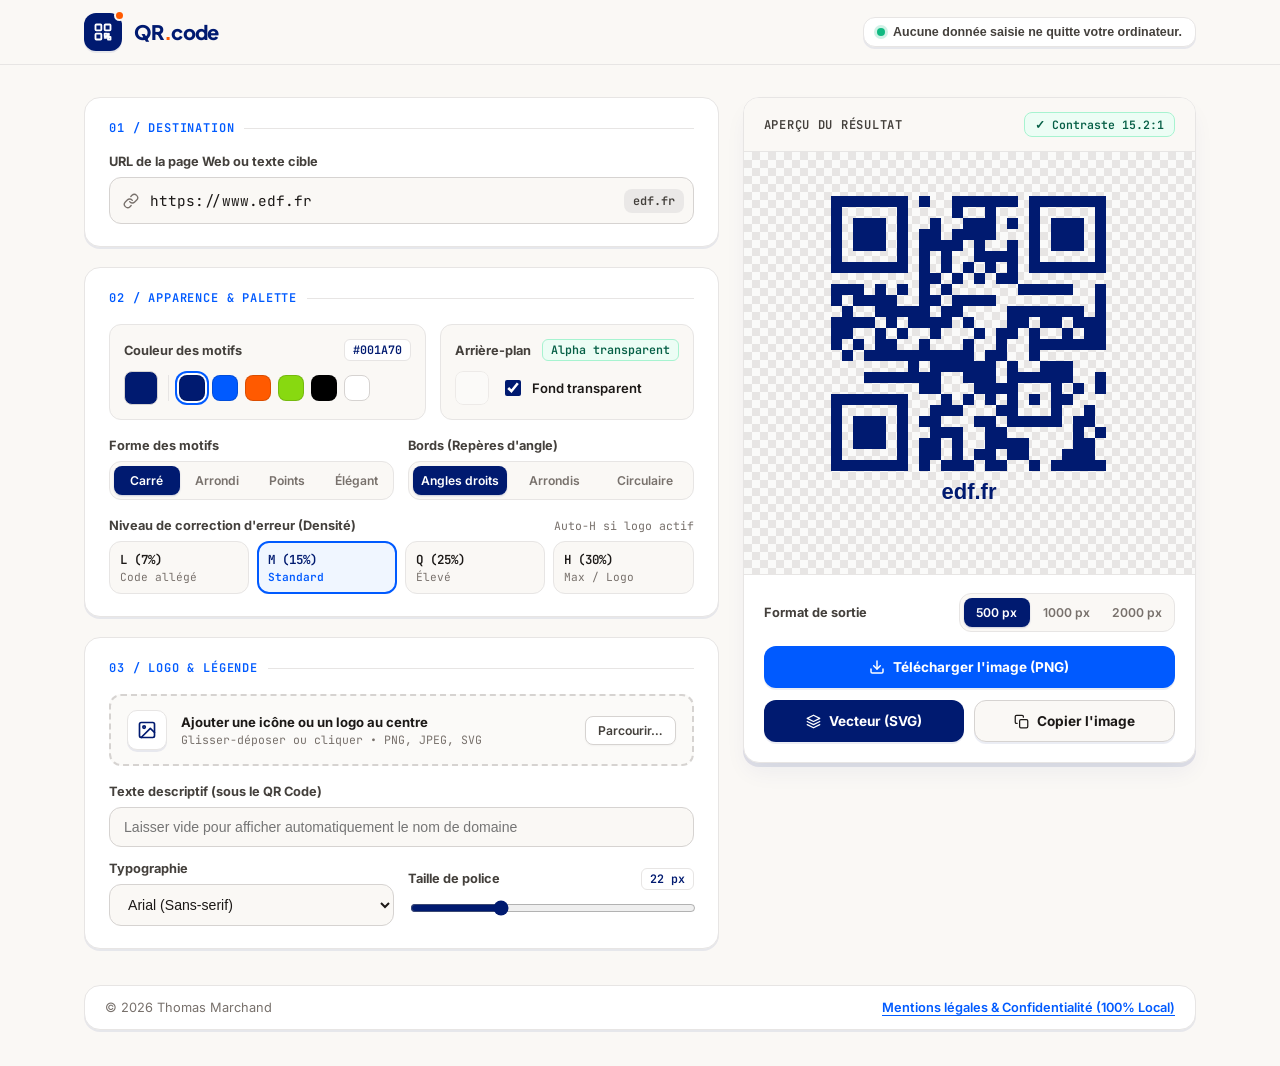
<file: index.html>
<!DOCTYPE html>
<html lang="fr">
<head>
    <meta charset="UTF-8">
    <meta name="viewport" content="width=device-width, initial-scale=1.0">
    
    <title>QR.code — Générateur QR Code Professionnel | 100% Local</title>
    <meta name="description" content="Créez des QR Codes personnalisés et gratuits pour votre entreprise. Outil sans serveur, vos données restent privées et ne quittent pas votre navigateur.">
    
    <meta http-equiv="Content-Security-Policy" content="default-src 'self'; script-src 'self'; style-src 'self' 'unsafe-inline'; img-src 'self' data: blob:; font-src 'self'; connect-src 'none'; object-src 'none'; base-uri 'self'; form-action 'self';">

    <link rel="stylesheet" href="css/style.css">

    <script src="js/qr-code-styling.js"></script>
</head>
<body>

    <!-- NAVBAR ESPRIT PENL.IMG × EDF -->
    <header class="site-navbar">
        <div class="navbar-inner">
            <div class="brand-group">
                <div class="brand-icon" aria-hidden="true">
                    <svg width="20" height="20" viewBox="0 0 24 24" fill="none" stroke="currentColor" stroke-width="2.2" stroke-linecap="round" stroke-linejoin="round">
                        <rect x="3" y="3" width="7" height="7" rx="1"></rect>
                        <rect x="14" y="3" width="7" height="7" rx="1"></rect>
                        <rect x="3" y="14" width="7" height="7" rx="1"></rect>
                        <path d="M14 14h3v3h-3z"></path>
                        <path d="M18 18h3v3h-3z"></path>
                        <path d="M14 19h2"></path>
                        <path d="M19 14v2"></path>
                    </svg>
                    <span class="brand-dot"></span>
                </div>
                <div class="brand-text">
                    <div class="brand-title-row">
                        <span class="brand-name">QR<span class="brand-accent">.</span>code</span>
                    </div>
                </div>
            </div>

            <button type="button" id="btn-top-legal" class="local-pill-btn" title="Voir les mentions légales et garanties de confidentialité">
                <span class="status-dot-pulse"></span>
                <span>Aucune donnée saisie ne quitte votre ordinateur.</span>
            </button>
        </div>
    </header>

    <main class="page-shell">
        <!-- GRILLE PRINCIPALE -->
        <div class="workspace-grid">

            <!-- COLONNE GAUCHE : CONFIGURATION -->
            <div class="config-column">

                <!-- SECTION 01 : DESTINATION -->
                <section class="tactile-card">
                    <div class="section-divider">
                        <span class="section-num">01 / Destination</span>
                        <div class="section-line"></div>
                    </div>

                    <label for="input-url" class="field-label">URL de la page Web ou texte cible</label>
                    <div class="url-input-wrap">
                        <span class="url-icon" aria-hidden="true">
                            <svg width="16" height="16" viewBox="0 0 24 24" fill="none" stroke="currentColor" stroke-width="2" stroke-linecap="round" stroke-linejoin="round"><path d="M10 13a5 5 0 0 0 7.54.54l3-3a5 5 0 0 0-7.07-7.07l-1.72 1.71"></path><path d="M14 11a5 5 0 0 0-7.54-.54l-3 3a5 5 0 0 0 7.07 7.07l1.71-1.71"></path></svg>
                        </span>
                        <input type="url" id="input-url" placeholder="Ex: https://www.votre-site.fr" value="https://www.edf.fr" autocomplete="off" spellcheck="false">
                        <span id="domain-pill" class="domain-pill">edf.fr</span>
                    </div>
                </section>

                <!-- SECTION 02 : APPARENCE VISUELLE & PALETTE -->
                <section class="tactile-card">
                    <div class="section-divider">
                        <span class="section-num">02 / Apparence &amp; Palette</span>
                        <div class="section-line"></div>
                    </div>

                    <!-- Grille Couleurs (Motifs + Fond) -->
                    <div class="color-cards-grid">
                        <!-- Couleur du QR Code -->
                        <div class="sub-box">
                            <div class="sub-box-header">
                                <label for="color-dots" class="field-label-inline">Couleur des motifs</label>
                                <span id="hex-dots-label" class="mono-badge">#001A70</span>
                            </div>
                            <div class="color-picker-row">
                                <input type="color" id="color-dots" value="#001A70" title="Choisir une couleur personnalisée">
                                <div class="palette" role="group" aria-label="Nuancier rapide">
                                    <button type="button" class="color-dot active" style="background:#001A70" data-color="#001A70" title="Bleu Nuit (#001A70)" aria-label="Bleu Nuit"></button>
                                    <button type="button" class="color-dot" style="background:#005AFF" data-color="#005AFF" title="Bleu Action (#005AFF)" aria-label="Bleu Action"></button>
                                    <button type="button" class="color-dot" style="background:#FF5A00" data-color="#FF5A00" title="Orange Énergie (#FF5A00)" aria-label="Orange"></button>
                                    <button type="button" class="color-dot" style="background:#88D910" data-color="#88D910" title="Vert Éco (#88D910)" aria-label="Vert Éco"></button>
                                    <button type="button" class="color-dot" style="background:#000000" data-color="#000000" title="Noir (#000000)" aria-label="Noir"></button>
                                    <button type="button" class="color-dot color-dot-light" style="background:#FFFFFF" data-color="#FFFFFF" title="Blanc (#FFFFFF)" aria-label="Blanc"></button>
                                </div>
                            </div>
                        </div>

                        <!-- Couleur de fond -->
                        <div class="sub-box">
                            <div class="sub-box-header">
                                <label for="color-bg" class="field-label-inline">Arrière-plan</label>
                                <span id="bg-status-badge" class="mono-badge badge-emerald">Alpha transparent</span>
                            </div>
                            <div class="bg-controls-row">
                                <input type="color" id="color-bg" value="#FFFFFF" disabled title="Choisir la couleur de fond">
                                <label class="checkbox-pill" for="bg-transparent">
                                    <input type="checkbox" id="bg-transparent" checked>
                                    <span>Fond transparent</span>
                                </label>
                            </div>
                        </div>
                    </div>

                    <!-- Forme des motifs & Bords -->
                    <div class="two-col-grid">
                        <div>
                            <label class="field-label" id="label-style-dots">Forme des motifs</label>
                            <input type="hidden" id="style-dots" value="square">
                            <div class="segmented-group" role="group" aria-labelledby="label-style-dots">
                                <button type="button" class="seg-btn active" data-target="style-dots" data-value="square">Carré</button>
                                <button type="button" class="seg-btn" data-target="style-dots" data-value="rounded">Arrondi</button>
                                <button type="button" class="seg-btn" data-target="style-dots" data-value="dots">Points</button>
                                <button type="button" class="seg-btn" data-target="style-dots" data-value="classy-rounded">Élégant</button>
                            </div>
                        </div>

                        <div>
                            <label class="field-label" id="label-style-corners">Bords (Repères d'angle)</label>
                            <input type="hidden" id="style-corners" value="square">
                            <div class="segmented-group" role="group" aria-labelledby="label-style-corners">
                                <button type="button" class="seg-btn active" data-target="style-corners" data-value="square">Angles droits</button>
                                <button type="button" class="seg-btn" data-target="style-corners" data-value="extra-rounded">Arrondis</button>
                                <button type="button" class="seg-btn" data-target="style-corners" data-value="dot">Circulaire</button>
                            </div>
                        </div>
                    </div>

                    <!-- Niveau de correction (Densité) -->
                    <div class="ecc-block">
                        <div class="sub-box-header">
                            <label class="field-label-inline" id="label-ecc">Niveau de correction d'erreur (Densité)</label>
                            <span id="ecc-hint" class="section-hint">Auto-H si logo actif</span>
                        </div>
                        <input type="hidden" id="error-correction" value="M">
                        <div class="ecc-grid" role="group" aria-labelledby="label-ecc">
                            <button type="button" class="ecc-card" data-value="L">
                                <strong>L (7%)</strong>
                                <span>Code allégé</span>
                            </button>
                            <button type="button" class="ecc-card active" data-value="M">
                                <strong>M (15%)</strong>
                                <span>Standard</span>
                            </button>
                            <button type="button" class="ecc-card" data-value="Q">
                                <strong>Q (25%)</strong>
                                <span>Élevé</span>
                            </button>
                            <button type="button" class="ecc-card" data-value="H">
                                <strong>H (30%)</strong>
                                <span>Max / Logo</span>
                            </button>
                        </div>
                    </div>
                </section>

                <!-- SECTION 03 : PERSONNALISATION AVANCÉE -->
                <section class="tactile-card">
                    <div class="section-divider">
                        <span class="section-num">03 / Logo &amp; Légende</span>
                        <div class="section-line"></div>
                    </div>

                    <!-- Zone d'import du logo -->
                    <div class="logo-upload-area" id="logo-dropzone">
                        <input type="file" id="logo-input" accept="image/png, image/jpeg, image/svg+xml" class="sr-file-input">
                        <label for="logo-input" class="logo-dropzone-label">
                            <div class="logo-drop-icon" aria-hidden="true">
                                <svg width="20" height="20" viewBox="0 0 24 24" fill="none" stroke="currentColor" stroke-width="2" stroke-linecap="round" stroke-linejoin="round"><rect x="3" y="3" width="18" height="18" rx="2"/><circle cx="8.5" cy="8.5" r="1.5"/><path d="M21 15l-5-5L5 21"/></svg>
                            </div>
                            <div class="logo-drop-text">
                                <strong id="logo-status-title">Ajouter une icône ou un logo au centre</strong>
                                <span id="logo-status-sub">Glisser-déposer ou cliquer • PNG, JPEG, SVG</span>
                            </div>
                            <span class="logo-browse-btn">Parcourir…</span>
                        </label>
                        <button type="button" id="btn-clear-logo" class="btn-remove-logo" hidden>Retirer le logo</button>
                    </div>

                    <!-- Légende sous le QR Code -->
                    <div class="caption-block">
                        <label for="text-bottom" class="field-label">Texte descriptif (sous le QR Code)</label>
                        <input type="text" id="text-bottom" placeholder="Laisser vide pour afficher automatiquement le nom de domaine">

                        <div class="two-col-grid">
                            <div>
                                <label for="text-font" class="field-label">Typographie</label>
                                <select id="text-font">
                                    <option value="Arial, sans-serif" selected>Arial (Sans-serif)</option>
                                    <option value="'Helvetica Neue', sans-serif">Helvetica Neue</option>
                                    <option value="Georgia, serif">Georgia (Serif)</option>
                                    <option value="ui-monospace, SFMono-Regular, Menlo, monospace">Monospace Technique</option>
                                </select>
                            </div>
                            <div>
                                <div class="sub-box-header">
                                    <label for="text-size" class="field-label-inline">Taille de police</label>
                                    <span class="mono-badge"><span id="text-size-val">22</span> px</span>
                                </div>
                                <input type="range" id="text-size" min="14" max="40" value="22">
                            </div>
                        </div>
                    </div>
                </section>

            </div>

            <!-- COLONNE DROITE : APERÇU & EXPORT -->
            <aside class="preview-column">
                <div class="preview-card">
                    <div class="preview-card-header">
                        <span class="preview-header-title">Aperçu du résultat</span>
                        <span id="contrast-badge" class="contrast-badge contrast-ok" title="Ratio de contraste WCAG entre les motifs et le fond">
                            ✓ Contraste 14.8:1
                        </span>
                    </div>

                    <div id="raw-qr-container" aria-hidden="true"></div>

                    <div id="final-canvas-container" class="checkerboard">
                        <div class="canvas-stage">
                            <canvas id="final-canvas"></canvas>
                        </div>
                    </div>

                    <div class="export-controls">
                        <div class="export-size-row">
                            <label class="field-label-inline" id="label-export-size">Format de sortie</label>
                            <input type="hidden" id="export-size" value="500">
                            <div class="segmented-group segmented-compact" role="group" aria-labelledby="label-export-size">
                                <button type="button" class="seg-btn active" data-target="export-size" data-value="500" title="Qualité Web (500x500 px)">500 px</button>
                                <button type="button" class="seg-btn" data-target="export-size" data-value="1000" title="Haute Définition (1000x1000 px)">1000 px</button>
                                <button type="button" class="seg-btn" data-target="export-size" data-value="2000" title="Format Impression (2000x2000 px)">2000 px</button>
                            </div>
                        </div>

                        <button type="button" id="btn-dl-png" class="btn btn-primary">
                            <svg width="16" height="16" viewBox="0 0 24 24" fill="none" stroke="currentColor" stroke-width="2.2" stroke-linecap="round" stroke-linejoin="round" aria-hidden="true"><path d="M21 15v4a2 2 0 0 1-2 2H5a2 2 0 0 1-2-2v-4"/><polyline points="7 10 12 15 17 10"/><line x1="12" y1="15" x2="12" y2="3"/></svg>
                            <span>Télécharger l'image (PNG)</span>
                        </button>

                        <div class="secondary-actions-grid">
                            <button type="button" id="btn-dl-svg" class="btn btn-navy">
                                <svg width="15" height="15" viewBox="0 0 24 24" fill="none" stroke="currentColor" stroke-width="2" stroke-linecap="round" stroke-linejoin="round" aria-hidden="true"><polygon points="12 2 2 7 12 12 22 7 12 2"/><polyline points="2 17 12 22 22 17"/><polyline points="2 12 12 17 22 12"/></svg>
                                <span>Vecteur (SVG)</span>
                            </button>
                            <button type="button" id="btn-copy-png" class="btn btn-ghost">
                                <svg width="15" height="15" viewBox="0 0 24 24" fill="none" stroke="currentColor" stroke-width="2" stroke-linecap="round" stroke-linejoin="round" aria-hidden="true"><rect x="9" y="9" width="13" height="13" rx="2" ry="2"/><path d="M5 15H4a2 2 0 0 1-2-2V4a2 2 0 0 1 2-2h9a2 2 0 0 1 2 2v1"/></svg>
                                <span id="copy-btn-label">Copier l'image</span>
                            </button>
                        </div>
                    </div>
                </div>
            </aside>

        </div>
    </main>

    <!-- PIED DE PAGE TACTILE -->
    <footer class="site-footer">
        <div class="footer-card">
            <div class="footer-left">
                <span class="copyright">&copy; 2026 Thomas Marchand</span>
            </div>
            <button type="button" id="btn-open-legal" class="footer-link-btn">
                Mentions légales &amp; Confidentialité (100% Local)
            </button>
        </div>
    </footer>

    <!-- MODALE MENTIONS LÉGALES & CONFIDENTIALITÉ -->
    <dialog id="legal-modal" class="legal-modal" closedby="any" aria-labelledby="legal-modal-title">
        <div class="legal-modal-header">
            <div class="legal-modal-title-group">
                <div class="legal-modal-badge" aria-hidden="true">QR</div>
                <div>
                    <h2 id="legal-modal-title">Mentions légales &amp; Confidentialité</h2>
                    <p class="legal-modal-subtitle">Architecture 100% Locale • Zéro Collecte • RGPD &amp; LCEN</p>
                </div>
            </div>
            <form method="dialog">
                <button type="submit" class="legal-modal-close" aria-label="Fermer la fenêtre" autofocus>&times;</button>
            </form>
        </div>
        <div class="legal-modal-body">
            <section class="legal-section">
                <h3>1. Éditeur du site</h3>
                <p>
                    Site édité par <strong>Thomas Marchand</strong>.<br>
                    Conformément à l'article 6-III-2 de la loi n° 2004-575 du 21 juin 2004 (LCEN), l'éditeur de ce site, agissant à titre non professionnel, a choisi de ne pas rendre publiques ses coordonnées personnelles (communiquées à l'hébergeur).<br>
                    Contact : <a href="mailto:contact@thmarchand.fr">contact@thmarchand.fr</a>
                </p>
            </section>

            <section class="legal-section">
                <h3>2. Hébergement</h3>
                <p>
                    Ce site est hébergé par <strong>GitHub Inc.</strong>, 88 Colin P. Kelly Jr. Street, San Francisco, CA 94107, États-Unis (téléphone : +1 877 448 4820 / site web : <a href="https://github.com" target="_blank" rel="noopener noreferrer">https://github.com</a>). Le transfert de données techniques vers les États-Unis est encadré par la décision d'adéquation de la Commission européenne du 10 juillet 2023 (Data Privacy Framework UE-USA).
                </p>
            </section>

            <section class="legal-section">
                <h3>3. Génération des QR Codes &amp; Traitement des images (100 % Local &amp; Hors-ligne)</h3>
                <p>
                    Toutes les opérations de génération de QR Codes, de personnalisation visuelle et d'intégration de logos réalisées sur cet outil (<code>qrcode.thmarchand.fr</code>) s'effectuent exclusivement en local dans la mémoire de votre navigateur (API HTML5 Canvas, SVG et FileReader). Aucune URL, aucun texte, aucune image ni aucune métadonnée associée ne quittent votre appareil ni ne sont envoyés vers un serveur distant.
                </p>
            </section>

            <section class="legal-section">
                <h3>4. Données personnelles, journaux serveur (RGPD) &amp; Droits</h3>
                <p>
                    L'éditeur du site ne collecte, ne stocke et n'analyse aucune donnée personnelle, et n'utilise aucun outil de mesure d'audience ni ressource tierce externe (aucun CDN ni police externe). Toutefois, à des fins de sécurité et de prévention des abus (défense contre les attaques DDoS), l'hébergeur GitHub Pages enregistre temporairement l'adresse IP des visiteurs dans ses journaux techniques (logs) sur la base de l'intérêt légitime (Art. 6.1.f du RGPD). Plus d'informations sur la <a href="https://docs.github.com/fr/site-policy/privacy-policies/github-general-privacy-statement" target="_blank" rel="noopener noreferrer">Déclaration de confidentialité de GitHub</a>.<br><br>
                    Conformément aux articles 12 à 21 du RGPD, vous disposez d'un droit d'accès, de rectification et d'opposition concernant les éventuelles données techniques enregistrées par l'hébergeur. Pour toute demande, vous pouvez contacter l'éditeur à <a href="mailto:contact@thmarchand.fr">contact@thmarchand.fr</a>. Si vous estimez que vos droits ne sont pas respectés, vous disposez du droit d'introduire une réclamation auprès de l'autorité de contrôle compétente (CNIL - Commission Nationale de l'Informatique et des Libertés, <a href="https://www.cnil.fr" target="_blank" rel="noopener noreferrer">www.cnil.fr</a>).
                </p>
            </section>

            <section class="legal-section">
                <h3>5. Stockage local (Cookies / LocalStorage)</h3>
                <p>
                    Ce site n'utilise aucun cookie tiers ou publicitaire. Il fonctionne intégralement côté client sans traceur et est exempté de recueil de consentement conformément aux directives de la CNIL (Art. 82 de la loi Informatique et Libertés).
                </p>
            </section>

            <section class="legal-section">
                <h3>6. Responsabilité, Propriété Intellectuelle &amp; Conseils d'impression</h3>
                <p>
                    Cet outil gratuit est mis à disposition « en l'état », sans garantie d'aucune sorte. Bien qu'un indicateur de contraste soit proposé en direct, il appartient exclusivement à l'utilisateur de tester la scannabilité effective du QR Code avec plusieurs appareils photo ou lecteurs avant toute diffusion ou impression en série. L'éditeur ne saurait être tenu responsable d'un quelconque préjudice ou coût d'impression résultant de l'utilisation des fichiers générés ou de l'intégration de visuels/logos protégés soumis à des droits de tiers.<br><br>
                    Bibliothèque de rendu : <code>qr-code-styling</code> sous licence MIT (Copyright &copy; 2019 Anton Reshetov / Denys Kozak). Typographies locales : Inter, Plus Jakarta Sans, JetBrains Mono sous licences libres OFL / Apache 2.0.
                </p>
            </section>
        </div>
        <div class="legal-modal-footer">
            <form method="dialog">
                <button type="submit" class="btn btn-primary legal-btn-done">Fermer</button>
            </form>
        </div>
    </dialog>

    <script src="js/app.js"></script>
</body>
</html>
</file>
<file: css/style.css>
/* === POLICES EMBARQUÉES 100% LOCALES (ESPRIT PENL.IMG) === */
@font-face {
    font-family: 'Inter';
    font-style: normal;
    font-weight: 400;
    font-display: swap;
    src: url('../fonts/inter-latin-400-normal-C38fXH4l.woff2') format('woff2');
}

@font-face {
    font-family: 'Inter';
    font-style: normal;
    font-weight: 600;
    font-display: swap;
    src: url('../fonts/inter-latin-600-normal-LgqL8muc.woff2') format('woff2');
}

@font-face {
    font-family: 'Inter';
    font-style: normal;
    font-weight: 700;
    font-display: swap;
    src: url('../fonts/inter-latin-700-normal-Yt3aPRUw.woff2') format('woff2');
}

@font-face {
    font-family: 'Plus Jakarta Sans';
    font-style: normal;
    font-weight: 700;
    font-display: swap;
    src: url('../fonts/plus-jakarta-sans-latin-700-normal-CfpNZvy6.woff2') format('woff2');
}

@font-face {
    font-family: 'Plus Jakarta Sans';
    font-style: normal;
    font-weight: 800;
    font-display: swap;
    src: url('../fonts/plus-jakarta-sans-latin-800-normal-CusIZhrK.woff2') format('woff2');
}

@font-face {
    font-family: 'JetBrains Mono';
    font-style: normal;
    font-weight: 400;
    font-display: swap;
    src: url('../fonts/jetbrains-mono-latin-400-normal-V6pRDFza.woff2') format('woff2');
}

@font-face {
    font-family: 'JetBrains Mono';
    font-style: normal;
    font-weight: 600;
    font-display: swap;
    src: url('../fonts/jetbrains-mono-latin-600-normal-C8RAYTDA.woff2') format('woff2');
}

/* === SYSTÈME DE DESIGN : ESPRIT PENL.IMG × PALETTE EDF === */
:root {
    --bg-stone: #FAF8F5;
    --bg-subtle: #F4F1EC;
    --panel-bg: #FFFFFF;
    --text-main: #1C1917;
    --text-secondary: #44403C;
    --text-muted: #78716C;
    --border-color: #E7E5E4;
    --border-strong: #D6D3D1;

    --corp-navy: #001A70;
    --corp-blue: #005AFF;
    --corp-blue-hover: #0043CC;
    --corp-orange: #FF5A00;
    --corp-green: #88D910;

    --emerald-bg: #ECFDF5;
    --emerald-border: #A7F3D0;
    --emerald-text: #065F46;
    --emerald-dot: #10B981;

    --amber-bg: #FFFBEB;
    --amber-border: #FDE68A;
    --amber-text: #92400E;

    --shadow-tactile: 0 2px 0 0 rgba(0, 26, 112, 0.08);
    --shadow-tactile-lg: 0 4px 0 0 rgba(0, 26, 112, 0.10), 0 12px 24px -4px rgba(0, 26, 112, 0.06);

    --font-sans: 'Inter', -apple-system, BlinkMacSystemFont, "Segoe UI", Roboto, sans-serif;
    --font-display: 'Plus Jakarta Sans', 'Inter', -apple-system, BlinkMacSystemFont, sans-serif;
    --font-mono: 'JetBrains Mono', ui-monospace, SFMono-Regular, Menlo, Monaco, Consolas, monospace;
}

*, *::before, *::after {
    box-sizing: border-box;
}

body {
    font-family: var(--font-sans);
    background-color: var(--bg-stone);
    color: var(--text-main);
    margin: 0;
    padding: 0;
    min-height: 100vh;
    display: flex;
    flex-direction: column;
    -webkit-font-smoothing: antialiased;
}

::selection {
    background-color: var(--corp-orange);
    color: #FFFFFF;
}

/* === NAVBAR SUPÉRIEURE === */
.site-navbar {
    position: sticky;
    top: 0;
    z-index: 30;
    background-color: rgba(250, 248, 245, 0.9);
    backdrop-filter: blur(10px);
    -webkit-backdrop-filter: blur(10px);
    border-bottom: 1px solid var(--border-color);
}

.navbar-inner {
    max-width: 1160px;
    margin: 0 auto;
    padding: 13px 24px;
    display: flex;
    align-items: center;
    justify-content: space-between;
    gap: 16px;
    flex-wrap: wrap;
}

.brand-group {
    display: flex;
    align-items: center;
    gap: 12px;
}

.brand-icon {
    position: relative;
    width: 38px;
    height: 38px;
    border-radius: 12px;
    background-color: var(--corp-navy);
    color: #FFFFFF;
    display: flex;
    align-items: center;
    justify-content: center;
    box-shadow: var(--shadow-tactile);
    flex-shrink: 0;
}

.brand-dot {
    position: absolute;
    top: -3px;
    right: -3px;
    width: 11px;
    height: 11px;
    border-radius: 50%;
    background-color: var(--corp-orange);
    border: 2px solid var(--bg-stone);
}

.brand-title-row {
    display: flex;
    align-items: center;
    gap: 8px;
}

.brand-name {
    font-family: var(--font-display);
    font-size: 1.25rem;
    font-weight: 800;
    letter-spacing: -0.03em;
    color: var(--corp-navy);
    line-height: 1.1;
}

.brand-accent {
    color: var(--corp-orange);
}

.tech-tag {
    font-family: var(--font-mono);
    font-size: 0.72rem;
    font-weight: 600;
    padding: 2px 8px;
    border-radius: 6px;
    background-color: rgba(231, 229, 228, 0.85);
    color: var(--text-secondary);
}

.brand-subtitle {
    margin: 2px 0 0 0;
    font-family: var(--font-mono);
    font-size: 0.74rem;
    color: var(--text-muted);
}

.local-pill-btn {
    display: inline-flex;
    align-items: center;
    gap: 8px;
    padding: 7px 13px;
    border-radius: 12px;
    background-color: var(--panel-bg);
    border: 1px solid var(--border-color);
    box-shadow: var(--shadow-tactile);
    font-size: 0.78rem;
    font-weight: 600;
    color: var(--text-secondary);
    cursor: pointer;
    transition: border-color 0.15s, transform 0.1s, background-color 0.15s;
}

.local-pill-btn:hover {
    border-color: var(--border-strong);
    background-color: #FFFFFF;
}

.local-pill-btn:active {
    transform: translateY(1px);
}

.status-dot-pulse {
    width: 8px;
    height: 8px;
    border-radius: 50%;
    background-color: var(--emerald-dot);
    box-shadow: 0 0 0 3px rgba(16, 185, 129, 0.2);
}

/* === CONTENEUR PRINCIPAL & EN-TÊTE ÉDITORIAL === */
.page-shell {
    max-width: 1160px;
    width: 100%;
    margin: 0 auto;
    padding: 32px 24px 24px;
    flex: 1;
}

.hero-bar {
    display: flex;
    align-items: flex-end;
    justify-content: space-between;
    gap: 16px;
    flex-wrap: wrap;
    margin-bottom: 28px;
}

.hero-kicker {
    display: inline-flex;
    align-items: center;
    gap: 6px;
    font-family: var(--font-mono);
    font-size: 0.75rem;
    font-weight: 700;
    text-transform: uppercase;
    letter-spacing: 0.08em;
    color: var(--corp-orange);
    margin-bottom: 6px;
}

.hero-title {
    margin: 0;
    font-size: clamp(1.45rem, 2.5vw, 1.9rem);
    font-weight: 800;
    letter-spacing: -0.025em;
    color: var(--text-main);
}

.hero-specs {
    display: inline-flex;
    align-items: center;
    gap: 8px;
    padding: 8px 14px;
    border-radius: 12px;
    background-color: var(--panel-bg);
    border: 1px solid var(--border-color);
    box-shadow: var(--shadow-tactile);
    font-family: var(--font-mono);
    font-size: 0.76rem;
    color: var(--text-muted);
}

.spec-ok {
    color: var(--emerald-text);
    font-weight: 700;
}

.spec-sep {
    color: var(--border-strong);
}

/* === GRILLE WORKSPACE === */
.workspace-grid {
    display: grid;
    grid-template-columns: 1fr;
    gap: 24px;
    align-items: start;
}

@media (min-width: 960px) {
    .workspace-grid {
        grid-template-columns: 7fr 5fr;
    }
}

.config-column {
    display: flex;
    flex-direction: column;
    gap: 20px;
}

/* === CARTES TACTILES === */
.tactile-card {
    background-color: var(--panel-bg);
    border: 1px solid var(--border-color);
    border-radius: 16px;
    padding: 22px 24px;
    box-shadow: var(--shadow-tactile);
}

.section-divider {
    display: flex;
    align-items: center;
    gap: 10px;
    margin-bottom: 18px;
}

.section-num {
    font-family: var(--font-mono);
    font-size: 0.75rem;
    font-weight: 700;
    text-transform: uppercase;
    letter-spacing: 0.07em;
    color: var(--corp-blue);
}

.section-line {
    height: 1px;
    flex: 1;
    background-color: var(--border-color);
}

.section-hint {
    font-family: var(--font-mono);
    font-size: 0.72rem;
    color: var(--text-muted);
}

/* === CHAMPS & LABELS === */
.field-label {
    display: block;
    font-size: 0.8rem;
    font-weight: 700;
    color: var(--text-secondary);
    margin-bottom: 8px;
}

.field-label-inline {
    font-size: 0.8rem;
    font-weight: 700;
    color: var(--text-secondary);
    margin: 0;
}

.url-input-wrap {
    position: relative;
    display: flex;
    align-items: center;
}

.url-icon {
    position: absolute;
    left: 14px;
    color: var(--text-muted);
    display: flex;
    pointer-events: none;
}

#input-url {
    width: 100%;
    padding: 13px 110px 13px 40px;
    border-radius: 12px;
    border: 1px solid var(--border-strong);
    background-color: var(--bg-stone);
    color: var(--text-main);
    font-family: var(--font-mono);
    font-size: 0.9rem;
    transition: border-color 0.15s, background-color 0.15s, box-shadow 0.15s;
}

#input-url:focus,
#text-bottom:focus,
#text-font:focus {
    outline: none;
    background-color: #FFFFFF;
    border-color: var(--corp-blue);
    box-shadow: 0 0 0 3px rgba(0, 90, 255, 0.14);
}

.domain-pill {
    position: absolute;
    right: 10px;
    font-family: var(--font-mono);
    font-size: 0.74rem;
    font-weight: 600;
    padding: 4px 9px;
    border-radius: 8px;
    background-color: rgba(231, 229, 228, 0.8);
    color: var(--text-secondary);
    max-width: 135px;
    overflow: hidden;
    text-overflow: ellipsis;
    white-space: nowrap;
    pointer-events: none;
}

/* === SOUS-BOÎTES COULEURS === */
.color-cards-grid {
    display: grid;
    grid-template-columns: 1fr;
    gap: 14px;
    margin-bottom: 18px;
}

@media (min-width: 620px) {
    .color-cards-grid {
        grid-template-columns: 1.25fr 1fr;
    }
}

.sub-box {
    padding: 14px;
    border-radius: 12px;
    background-color: var(--bg-stone);
    border: 1px solid var(--border-color);
    display: flex;
    flex-direction: column;
    justify-content: space-between;
    gap: 10px;
}

.sub-box-header {
    display: flex;
    align-items: center;
    justify-content: space-between;
    gap: 8px;
}

.mono-badge {
    font-family: var(--font-mono);
    font-size: 0.73rem;
    font-weight: 600;
    padding: 2px 8px;
    border-radius: 6px;
    background-color: #FFFFFF;
    border: 1px solid var(--border-color);
    color: var(--corp-navy);
}

.badge-emerald {
    background-color: var(--emerald-bg);
    border-color: var(--emerald-border);
    color: var(--emerald-text);
}

.color-picker-row {
    display: flex;
    align-items: center;
    gap: 10px;
    flex-wrap: wrap;
}

input[type="color"] {
    width: 34px;
    height: 34px;
    border: none;
    border-radius: 8px;
    cursor: pointer;
    padding: 0;
    background: none;
    flex-shrink: 0;
}

input[type="color"]::-webkit-color-swatch-wrapper {
    padding: 0;
}

input[type="color"]::-webkit-color-swatch {
    border: 1px solid var(--border-strong);
    border-radius: 8px;
}

input[type="color"]:disabled {
    opacity: 0.35;
    cursor: not-allowed;
}

.palette {
    display: flex;
    align-items: center;
    gap: 7px;
    flex-wrap: wrap;
    padding-left: 10px;
    border-left: 1px solid var(--border-color);
}

.color-dot {
    width: 26px;
    height: 26px;
    border-radius: 8px;
    border: 1px solid rgba(0, 0, 0, 0.14);
    cursor: pointer;
    padding: 0;
    transition: transform 0.12s, box-shadow 0.12s;
}

.color-dot-light {
    border-color: var(--border-strong);
}

.color-dot:hover {
    transform: scale(1.1);
}

.color-dot.active {
    box-shadow: 0 0 0 2px #FFFFFF, 0 0 0 4px var(--corp-blue);
}

.bg-controls-row {
    display: flex;
    align-items: center;
    gap: 12px;
}

.checkbox-pill {
    display: inline-flex;
    align-items: center;
    gap: 8px;
    font-size: 0.82rem;
    font-weight: 600;
    color: var(--text-main);
    cursor: pointer;
    user-select: none;
}

.checkbox-pill input {
    width: 16px;
    height: 16px;
    accent-color: var(--corp-navy);
    cursor: pointer;
}

/* === CONTRÔLES SEGMENTÉS TACTILES === */
.two-col-grid {
    display: grid;
    grid-template-columns: 1fr;
    gap: 14px;
    margin-bottom: 18px;
}

@media (min-width: 620px) {
    .two-col-grid {
        grid-template-columns: 1fr 1fr;
    }
}

.segmented-group {
    display: grid;
    grid-auto-flow: column;
    grid-auto-columns: 1fr;
    gap: 4px;
    padding: 4px;
    border-radius: 12px;
    background-color: var(--bg-stone);
    border: 1px solid var(--border-color);
}

.segmented-compact {
    min-width: 215px;
}

.seg-btn {
    border: none;
    background: transparent;
    color: var(--text-muted);
    font-family: var(--font-sans);
    font-size: 0.76rem;
    font-weight: 600;
    padding: 7px 8px;
    border-radius: 8px;
    cursor: pointer;
    transition: background-color 0.15s, color 0.15s, box-shadow 0.15s;
    white-space: nowrap;
}

.seg-btn:hover:not(.active) {
    color: var(--text-main);
    background-color: rgba(255, 255, 255, 0.6);
}

.seg-btn.active {
    background-color: var(--corp-navy);
    color: #FFFFFF;
    box-shadow: 0 1px 2px rgba(0, 26, 112, 0.2);
}

/* === GRILLE CORRECTION D'ERREUR (ECC) === */
.ecc-block {
    display: flex;
    flex-direction: column;
    gap: 8px;
}

.ecc-grid {
    display: grid;
    grid-template-columns: repeat(2, 1fr);
    gap: 8px;
}

@media (min-width: 540px) {
    .ecc-grid {
        grid-template-columns: repeat(4, 1fr);
    }
}

.ecc-card {
    padding: 9px 10px;
    border-radius: 12px;
    border: 1px solid var(--border-color);
    background-color: var(--bg-stone);
    text-align: left;
    cursor: pointer;
    transition: border-color 0.15s, background-color 0.15s;
    font-family: var(--font-mono);
}

.ecc-card strong {
    display: block;
    font-size: 0.78rem;
    color: var(--text-main);
    margin-bottom: 2px;
}

.ecc-card span {
    display: block;
    font-size: 0.7rem;
    color: var(--text-muted);
}

.ecc-card:hover:not(.active) {
    border-color: var(--border-strong);
    background-color: #FFFFFF;
}

.ecc-card.active {
    border: 2px solid var(--corp-blue);
    background-color: #F0F6FF;
    padding: 8px 9px;
}

.ecc-card.active strong {
    color: var(--corp-navy);
}

.ecc-card.active span {
    color: var(--corp-blue);
    font-weight: 600;
}

/* === DROPZONE LOGO & LÉGENDE === */
.logo-upload-area {
    margin-bottom: 18px;
}

.sr-file-input {
    position: absolute;
    width: 1px;
    height: 1px;
    padding: 0;
    margin: -1px;
    overflow: hidden;
    clip: rect(0, 0, 0, 0);
    border: 0;
}

.logo-dropzone-label {
    display: flex;
    align-items: center;
    justify-content: space-between;
    gap: 14px;
    padding: 14px 16px;
    border-radius: 12px;
    border: 2px dashed var(--border-strong);
    background-color: rgba(250, 248, 245, 0.7);
    cursor: pointer;
    transition: border-color 0.15s, background-color 0.15s;
}

.logo-dropzone-label:hover,
.logo-upload-area.drag-over .logo-dropzone-label {
    border-color: var(--corp-blue);
    background-color: #F5F9FF;
}

.sr-file-input:focus-visible + .logo-dropzone-label {
    outline: 2px solid var(--corp-blue);
    outline-offset: 2px;
}

.logo-drop-icon {
    width: 40px;
    height: 40px;
    border-radius: 10px;
    background-color: #FFFFFF;
    border: 1px solid var(--border-color);
    color: var(--corp-navy);
    display: flex;
    align-items: center;
    justify-content: center;
    flex-shrink: 0;
    box-shadow: var(--shadow-tactile);
}

.logo-drop-text {
    flex: 1;
    min-width: 0;
}

.logo-drop-text strong {
    display: block;
    font-size: 0.82rem;
    color: var(--text-main);
    margin-bottom: 2px;
}

.logo-drop-text span {
    display: block;
    font-family: var(--font-mono);
    font-size: 0.72rem;
    color: var(--text-muted);
}

.logo-browse-btn {
    padding: 6px 12px;
    border-radius: 8px;
    background-color: #FFFFFF;
    border: 1px solid var(--border-strong);
    font-size: 0.76rem;
    font-weight: 600;
    color: var(--text-secondary);
    box-shadow: 0 1px 2px rgba(0, 0, 0, 0.04);
    flex-shrink: 0;
}

.btn-remove-logo {
    margin-top: 8px;
    padding: 6px 12px;
    border-radius: 8px;
    border: 1px solid #FECACA;
    background-color: #FEF2F2;
    color: #B91C1C;
    font-size: 0.76rem;
    font-weight: 600;
    cursor: pointer;
    transition: background-color 0.15s;
}

.btn-remove-logo:hover {
    background-color: #FEE2E2;
}

.caption-block .two-col-grid {
    margin-bottom: 0;
    align-items: center;
}

#text-bottom,
#text-font {
    width: 100%;
    padding: 11px 14px;
    border-radius: 12px;
    border: 1px solid var(--border-strong);
    background-color: var(--bg-stone);
    color: var(--text-main);
    font-size: 0.88rem;
    margin-bottom: 14px;
}

#text-font {
    margin-bottom: 0;
    cursor: pointer;
}

input[type="range"] {
    width: 100%;
    margin-top: 10px;
    accent-color: var(--corp-navy);
    cursor: pointer;
}

/* === COLONNE DROITE : CARTE APERÇU & EXPORT === */
.preview-column {
    position: sticky;
    top: 82px;
}

.preview-card {
    background-color: var(--panel-bg);
    border: 1px solid var(--border-color);
    border-radius: 16px;
    overflow: hidden;
    box-shadow: var(--shadow-tactile-lg);
}

.preview-card-header {
    padding: 14px 20px;
    border-bottom: 1px solid var(--border-color);
    background-color: var(--bg-stone);
    display: flex;
    align-items: center;
    justify-content: space-between;
    gap: 10px;
}

.preview-header-title {
    font-family: var(--font-mono);
    font-size: 0.76rem;
    font-weight: 700;
    text-transform: uppercase;
    letter-spacing: 0.06em;
    color: var(--text-secondary);
}

.contrast-badge {
    font-family: var(--font-mono);
    font-size: 0.72rem;
    font-weight: 600;
    padding: 4px 10px;
    border-radius: 8px;
}

.contrast-ok {
    background-color: var(--emerald-bg);
    border: 1px solid var(--emerald-border);
    color: var(--emerald-text);
}

.contrast-warn {
    background-color: var(--amber-bg);
    border: 1px solid var(--amber-border);
    color: var(--amber-text);
}

#raw-qr-container {
    display: none;
}

#final-canvas-container {
    padding: 26px 20px;
    border-bottom: 1px solid var(--border-color);
    display: flex;
    justify-content: center;
    align-items: center;
    background-color: #FAFAF9;
    background-image:
        linear-gradient(45deg, #E7E5E4 25%, transparent 25%),
        linear-gradient(-45deg, #E7E5E4 25%, transparent 25%),
        linear-gradient(45deg, transparent 75%, #E7E5E4 75%),
        linear-gradient(-45deg, transparent 75%, #E7E5E4 75%);
    background-size: 16px 16px;
    background-position: 0 0, 0 8px, 8px -8px, -8px 0;
}

.canvas-stage {
    padding: 16px;
    border-radius: 14px;
    display: flex;
    justify-content: center;
    transition: background-color 0.2s ease, box-shadow 0.2s ease, border-color 0.2s ease;
}

.canvas-stage.has-bg {
    box-shadow: 0 4px 14px rgba(0, 26, 112, 0.08);
    border: 1px solid rgba(231, 229, 228, 0.9);
}

#final-canvas {
    max-width: 100%;
    height: auto;
    display: block;
}

.export-controls {
    padding: 18px 20px 20px;
    display: flex;
    flex-direction: column;
    gap: 12px;
}

.export-size-row {
    display: flex;
    align-items: center;
    justify-content: space-between;
    gap: 10px;
    flex-wrap: wrap;
    margin-bottom: 2px;
}

/* === BOUTONS D'EXPORT === */
.btn {
    width: 100%;
    padding: 12px 16px;
    border-radius: 12px;
    border: 1px solid transparent;
    font-family: var(--font-sans);
    font-size: 0.85rem;
    font-weight: 700;
    cursor: pointer;
    display: inline-flex;
    align-items: center;
    justify-content: center;
    gap: 8px;
    box-shadow: var(--shadow-tactile);
    transition: background-color 0.15s, border-color 0.15s, transform 0.1s;
}

.btn:active:not(:disabled) {
    transform: scale(0.985);
}

.btn:disabled {
    opacity: 0.6;
    cursor: not-allowed;
}

.btn-primary {
    background-color: var(--corp-blue);
    color: #FFFFFF;
}

.btn-primary:hover:not(:disabled) {
    background-color: var(--corp-blue-hover);
}

.secondary-actions-grid {
    display: grid;
    grid-template-columns: 1fr 1fr;
    gap: 10px;
}

.btn-navy {
    background-color: var(--corp-navy);
    color: #FFFFFF;
}

.btn-navy:hover:not(:disabled) {
    background-color: #00124F;
}

.btn-ghost {
    background-color: var(--bg-stone);
    color: var(--text-main);
    border-color: var(--border-strong);
}

.btn-ghost:hover:not(:disabled) {
    background-color: var(--bg-subtle);
}

/* === PIED DE PAGE TACTILE === */
.site-footer {
    max-width: 1160px;
    width: 100%;
    margin: 0 auto;
    padding: 12px 24px 36px;
}

.footer-card {
    background-color: var(--panel-bg);
    border: 1px solid var(--border-color);
    border-radius: 16px;
    padding: 14px 20px;
    box-shadow: var(--shadow-tactile);
    display: flex;
    align-items: center;
    justify-content: space-between;
    gap: 14px;
    flex-wrap: wrap;
    font-size: 0.8rem;
    color: var(--text-muted);
}

.footer-left {
    display: flex;
    align-items: center;
    gap: 8px;
    flex-wrap: wrap;
}

.privacy-dot {
    width: 8px;
    height: 8px;
    border-radius: 50%;
    background-color: var(--emerald-dot);
    flex-shrink: 0;
}

.privacy-text {
    color: var(--emerald-text);
    font-weight: 600;
}

.footer-sep {
    color: var(--border-strong);
}

.footer-link-btn {
    background: none;
    border: none;
    padding: 0;
    font: inherit;
    font-weight: 600;
    color: var(--corp-blue);
    text-decoration: underline;
    text-underline-offset: 3px;
    cursor: pointer;
}

.footer-link-btn:hover {
    color: var(--corp-navy);
}

.footer-link-btn:focus-visible,
.local-pill-btn:focus-visible,
.seg-btn:focus-visible,
.ecc-card:focus-visible,
.color-dot:focus-visible {
    outline: 2px solid var(--corp-blue);
    outline-offset: 2px;
}

/* === MODALE MENTIONS LÉGALES & CONFIDENTIALITÉ === */
dialog:modal {
    overscroll-behavior: contain;
}

dialog::backdrop {
    overflow: hidden;
    overscroll-behavior: contain;
    background-color: rgba(28, 25, 23, 0.55);
    backdrop-filter: blur(3px);
}

.legal-modal {
    max-width: 720px;
    width: calc(100% - 32px);
    max-height: 86vh;
    padding: 0;
    border: 1px solid var(--border-color);
    border-radius: 20px;
    background: var(--panel-bg);
    color: var(--text-main);
    box-shadow: 0 20px 50px rgba(0, 26, 112, 0.22);
}

.legal-modal-header {
    display: flex;
    align-items: center;
    justify-content: space-between;
    gap: 12px;
    padding: 18px 24px;
    border-bottom: 1px solid var(--border-color);
    background-color: var(--bg-stone);
    position: sticky;
    top: 0;
    z-index: 1;
}

.legal-modal-title-group {
    display: flex;
    align-items: center;
    gap: 12px;
}

.legal-modal-badge {
    width: 36px;
    height: 36px;
    border-radius: 10px;
    background-color: var(--corp-navy);
    color: #FFFFFF;
    font-family: var(--font-mono);
    font-weight: 700;
    font-size: 0.8rem;
    display: flex;
    align-items: center;
    justify-content: center;
    box-shadow: var(--shadow-tactile);
    flex-shrink: 0;
}

.legal-modal-header h2 {
    margin: 0;
    font-size: 1.1rem;
    color: var(--text-main);
    font-weight: 800;
}

.legal-modal-subtitle {
    margin: 2px 0 0 0;
    font-family: var(--font-mono);
    font-size: 0.7rem;
    font-weight: 600;
    color: var(--emerald-text);
}

.legal-modal-close {
    background: none;
    border: 1px solid transparent;
    color: var(--text-muted);
    font-size: 1.6rem;
    line-height: 1;
    width: 36px;
    height: 36px;
    border-radius: 10px;
    cursor: pointer;
    display: inline-flex;
    align-items: center;
    justify-content: center;
    transition: background-color 0.15s, color 0.15s;
}

.legal-modal-close:hover {
    background-color: var(--border-color);
    color: var(--text-main);
}

.legal-modal-body {
    padding: 22px 24px;
    line-height: 1.6;
    font-size: 0.9rem;
}

.legal-section {
    margin-bottom: 20px;
}

.legal-section:last-child {
    margin-bottom: 0;
}

.legal-section h3 {
    font-size: 0.95rem;
    margin: 0 0 6px 0;
    color: var(--corp-navy);
    font-weight: 700;
}

.legal-section p {
    margin: 0;
    color: var(--text-secondary);
}

.legal-section a {
    color: var(--corp-blue);
    text-decoration: underline;
    text-underline-offset: 2px;
    font-weight: 600;
}

.legal-section a:hover {
    color: var(--corp-navy);
}

.legal-section code {
    font-family: var(--font-mono);
    background: var(--bg-stone);
    border: 1px solid var(--border-color);
    padding: 1px 6px;
    border-radius: 4px;
    font-size: 0.85em;
}

.legal-modal-footer {
    padding: 14px 24px 18px;
    border-top: 1px solid var(--border-color);
    background-color: var(--bg-stone);
    display: flex;
    justify-content: flex-end;
}

.legal-btn-done {
    width: auto;
    min-width: 110px;
    padding: 9px 20px;
}
</file>
